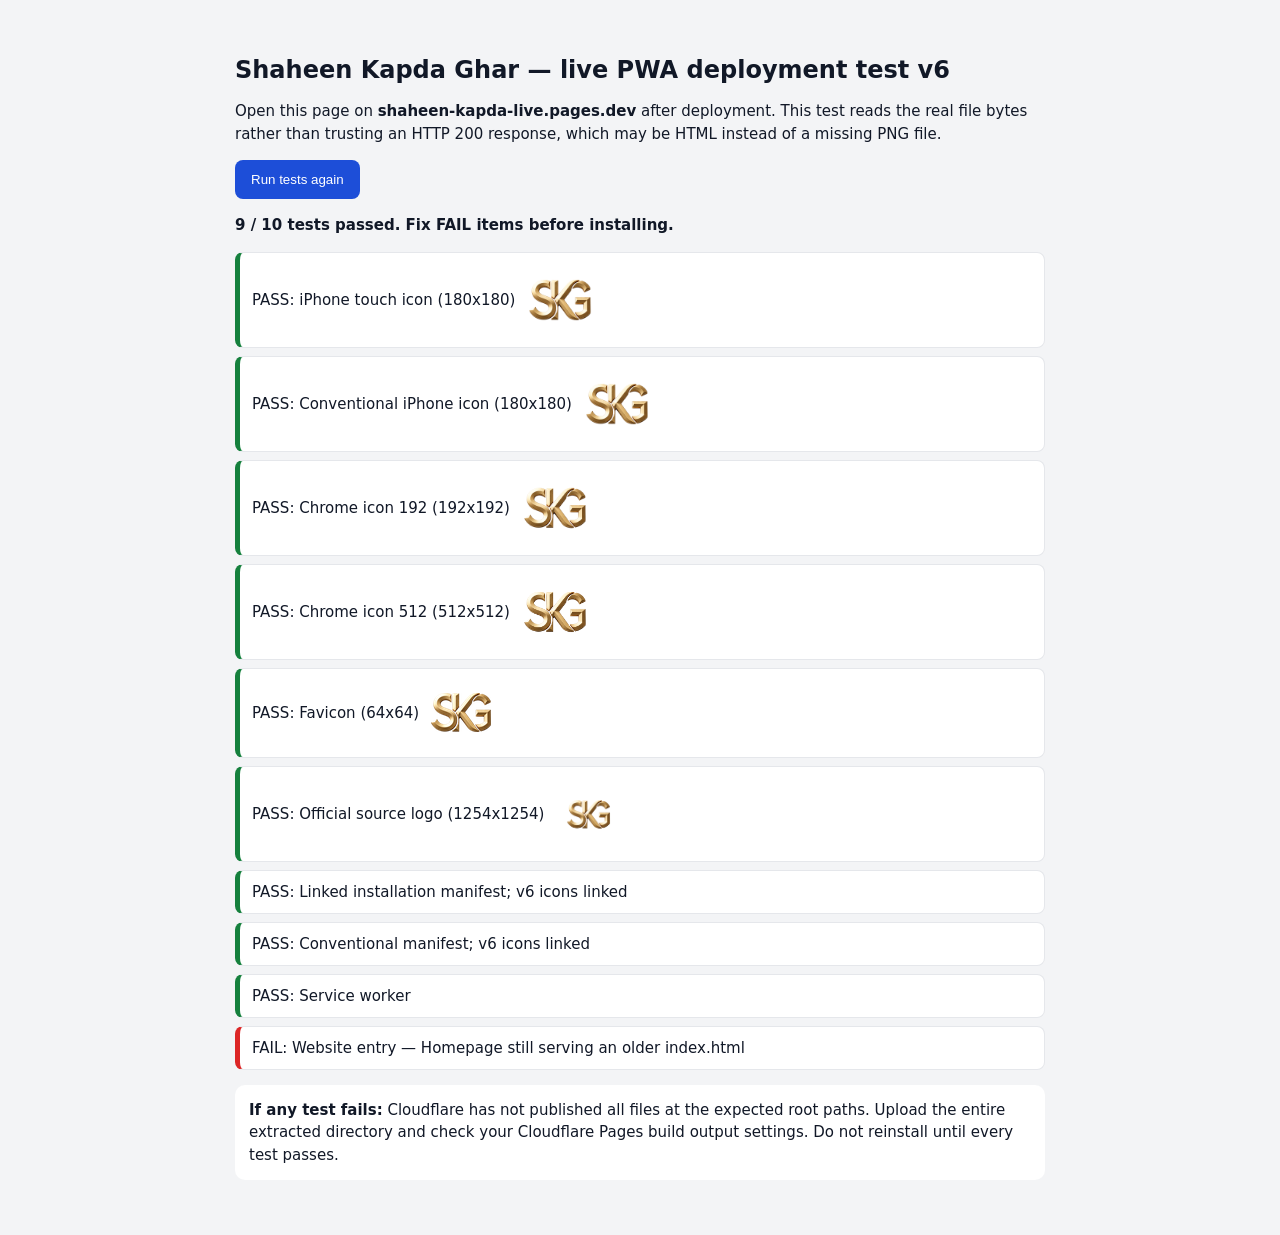
<file: icon-check.html>
<!doctype html>
<html lang="en"><head><meta charset="utf-8"><meta name="viewport" content="width=device-width, initial-scale=1"><title>SKG PWA v6 Live Check</title>
<style>body{font:15px system-ui,sans-serif;max-width:810px;margin:20px auto;padding:20px;background:#f3f4f6;color:#111827}h1{font-size:24px}p{line-height:1.5}li{list-style:none;background:white;margin:8px 0;padding:12px;border-radius:8px;border:1px solid #e5e7eb}ul{padding:0}.ok{border-left:5px solid #15803d}.bad{border-left:5px solid #dc2626}.tip{padding:14px;background:white;border-radius:10px}.preview{max-width:70px;max-height:70px;vertical-align:middle;margin-left:10px}button{background:#1d4ed8;border:0;color:white;padding:12px 16px;border-radius:8px;cursor:pointer}</style>
</head><body><h1>Shaheen Kapda Ghar — live PWA deployment test v6</h1>
<p>Open this page on <strong>shaheen-kapda-live.pages.dev</strong> after deployment. This test reads the real file bytes rather than trusting an HTTP 200 response, which may be HTML instead of a missing PNG file.</p>
<button id="run">Run tests again</button><ul id="results"></ul>
<p class="tip"><strong>If any test fails:</strong> Cloudflare has not published all files at the expected root paths. Upload the entire extracted directory and check your Cloudflare Pages build output settings. Do not reinstall until every test passes.</p>
<script>
const checks=[
['iPhone touch icon','/apple-touch-icon-skg-v6.png','png',180,180],
['Conventional iPhone icon','/apple-touch-icon.png','png',180,180],
['Chrome icon 192','/pwa-icon-skg-v6-192.png','png',192,192],
['Chrome icon 512','/pwa-icon-skg-v6-512.png','png',512,512],
['Favicon','/favicon-skg-v6.png','png',64,64],
['Official source logo','/A.png','png',1254,1254],
['Linked installation manifest','/manifest-skg-v6.webmanifest','manifest'],
['Conventional manifest','/manifest.webmanifest','manifest'],
['Service worker','/service-worker.js','js'],
['Website entry','/','html']];
async function run(){
  const list=document.getElementById('results');list.replaceChildren();let passes=0;
  for(const [name,path,type,w,h] of checks){
    const item=document.createElement('li');item.textContent='Checking: '+name;list.append(item);
    try{
      const r=await fetch(path+'?verify_v6='+Date.now(),{cache:'no-store'});
      if(!r.ok)throw Error('HTTP '+r.status);
      if(type==='png'){
        const blob=await r.blob();const buf=await blob.arrayBuffer();const b=new Uint8Array(buf),sign=[137,80,78,71,13,10,26,10];
        if(b.length<24||sign.some((n,i)=>b[i]!==n))throw Error('Returned non-PNG content (possibly HTML fallback), content-type '+r.headers.get('content-type'));
        const view=new DataView(buf),iw=view.getUint32(16),ih=view.getUint32(20);
        if(iw!==w||ih!==h)throw Error('Dimensions '+iw+'x'+ih+' do not match '+w+'x'+h);
        const img=document.createElement('img');img.className='preview';img.alt=name;const obj=URL.createObjectURL(blob);img.src=obj;img.onload=()=>URL.revokeObjectURL(obj);
        item.replaceChildren('PASS: '+name+' ('+iw+'x'+ih+')',img);
      } else if(type==='manifest'){
        const raw=await r.text();const data=JSON.parse(raw);
        if(data.display!=='standalone'||data.start_url!=='/'||!Array.isArray(data.icons)||data.icons.length<2)throw Error('Manifest settings/icons incomplete');
        if(!data.icons.some(x=>x.src==='/pwa-icon-skg-v6-192.png')||!data.icons.some(x=>x.src==='/pwa-icon-skg-v6-512.png'))throw Error('Manifest references wrong PNG paths');
        item.textContent='PASS: '+name+'; v6 icons linked';
      } else if(type==='js'){
        if(!(await r.text()).includes('skg-v6-icon-check'))throw Error('Outdated service worker');item.textContent='PASS: '+name;
      } else {
        const body=await r.text();if(!body.includes('/manifest-skg-v6.webmanifest')||!body.includes('id="sidebarLogo"'))throw Error('Homepage still serving an older index.html');item.textContent='PASS: '+name;
      }
      item.className='ok';passes++;
    }catch(e){item.textContent='FAIL: '+name+' — '+e.message;item.className='bad';}
  }
  const summary=document.createElement('p');summary.style.fontWeight='bold';summary.textContent=passes+' / '+checks.length+' tests passed'+(passes===checks.length?'. You can now test PWA installation.':'. Fix FAIL items before installing.');list.prepend(summary);
}
document.getElementById('run').onclick=run;run();
</script></body></html>
</file>
